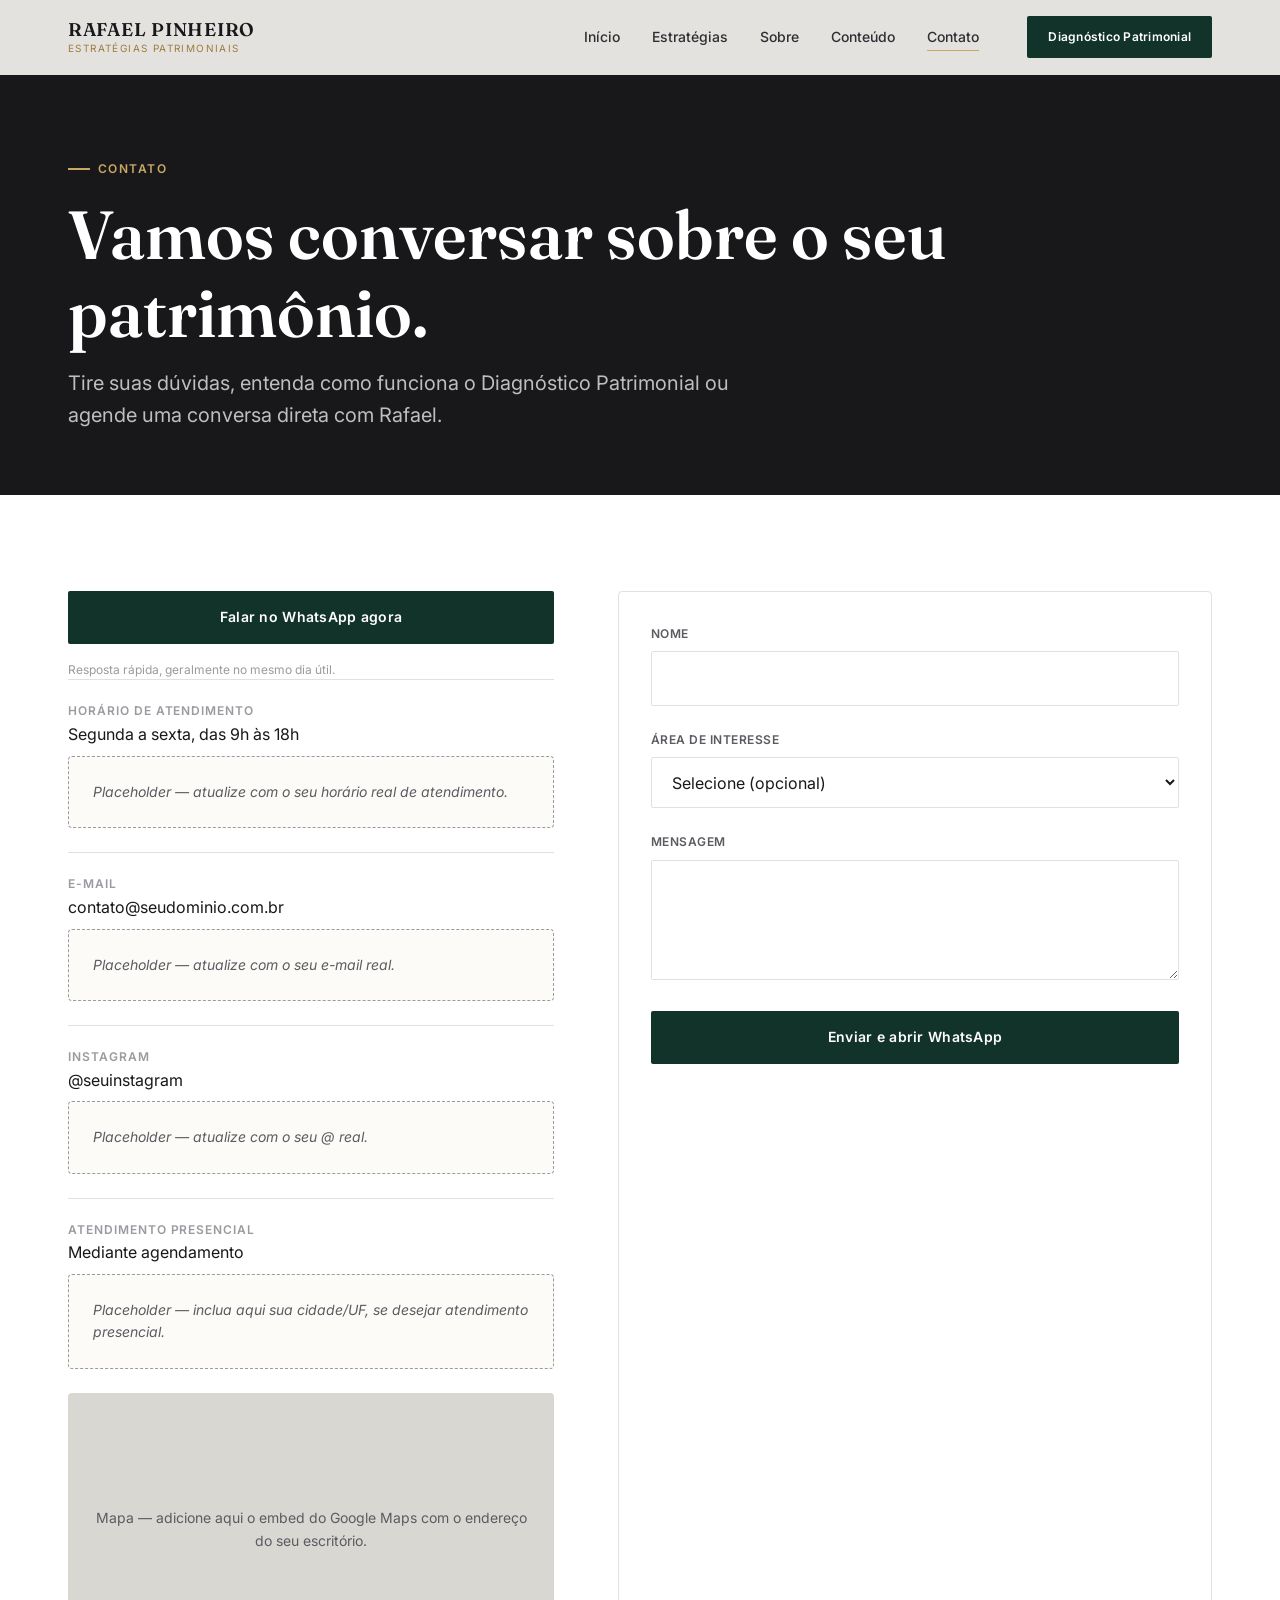
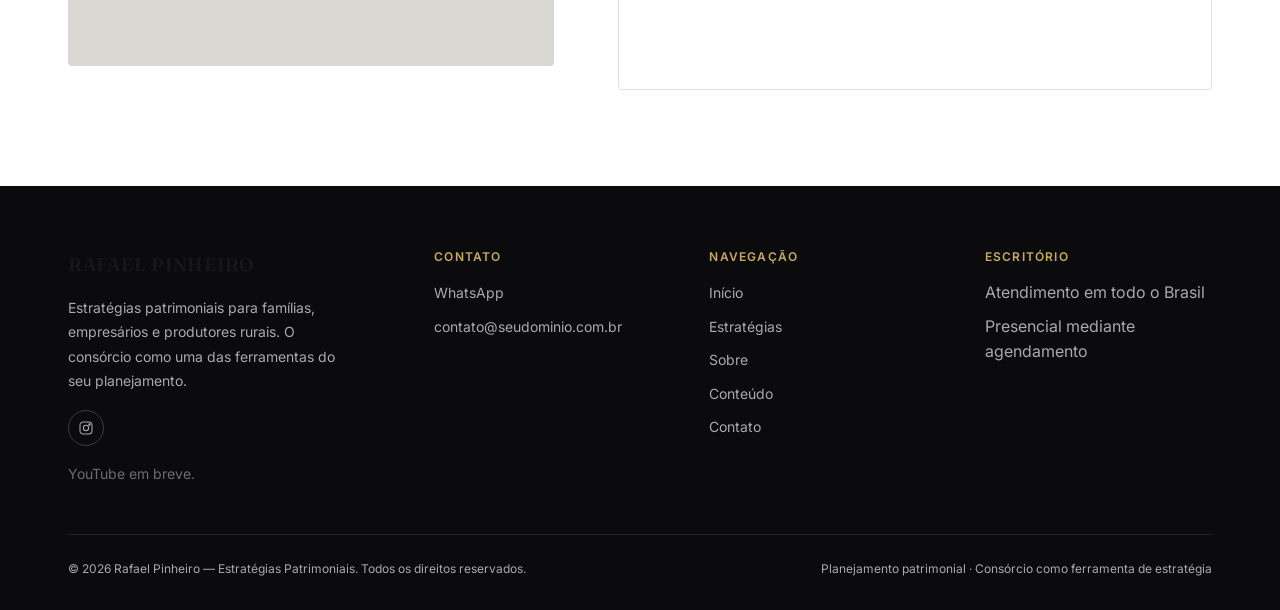
<file: contato.html>
<!DOCTYPE html>
<html lang="pt-BR">
<head>
  <meta charset="UTF-8">
  <meta name="viewport" content="width=device-width, initial-scale=1.0">
  <title>Contato | Rafael Pinheiro — Estratégias Patrimoniais</title>
  <meta name="description" content="Fale com Rafael Pinheiro sobre a sua estratégia patrimonial. Atendimento por WhatsApp, e-mail ou presencial mediante agendamento.">
  <meta name="robots" content="index, follow">
  <link rel="canonical" href="https://www.seudominio.com.br/contato.html">

  <meta property="og:type" content="website">
  <meta property="og:title" content="Contato | Rafael Pinheiro — Estratégias Patrimoniais">
  <meta property="og:description" content="Vamos conversar sobre o seu patrimônio.">
  <meta property="og:locale" content="pt_BR">
  <meta property="og:url" content="https://www.seudominio.com.br/contato.html">
  <meta property="og:image" content="https://www.seudominio.com.br/assets/images/og-cover.jpg">
  <meta name="twitter:card" content="summary_large_image">

  <link rel="icon" type="image/svg+xml" href="assets/icons/favicon.svg">

  <link rel="preconnect" href="https://fonts.googleapis.com">
  <link rel="preconnect" href="https://fonts.gstatic.com" crossorigin>
  <link href="https://fonts.googleapis.com/css2?family=Inter:wght@400;500;600;700&family=Fraunces:ital,opsz,wght@0,9..144,450;0,9..144,560;0,9..144,650;1,9..144,500&display=swap" rel="stylesheet">

  <link rel="stylesheet" href="css/reset.css">
  <link rel="stylesheet" href="css/variables.css">
  <link rel="stylesheet" href="css/components.css">
  <link rel="stylesheet" href="css/layout.css">
  <link rel="stylesheet" href="css/sections.css">
  <link rel="stylesheet" href="css/responsive.css">
</head>
<body>
  <a class="skip-link" href="#conteudo-principal">Pular para o conteúdo</a>

  <header class="header">
    <div class="container header__inner">
      <a href="index.html" class="brand">
        <span class="brand__name">RAFAEL PINHEIRO</span>
        <span class="brand__tagline">Estratégias Patrimoniais</span>
      </a>
      <nav class="nav" aria-label="Navegação principal">
        <ul class="nav__list">
          <li><a class="nav__link" href="index.html">Início</a></li>
          <li><a class="nav__link" href="estrategias.html">Estratégias</a></li>
          <li><a class="nav__link" href="sobre.html">Sobre</a></li>
          <li><a class="nav__link" href="blog.html">Conteúdo</a></li>
          <li><a class="nav__link" href="contato.html" aria-current="page">Contato</a></li>
        </ul>
        <a href="index.html#diagnostico" class="btn btn--primary btn--sm">Diagnóstico Patrimonial</a>
      </nav>
      <button class="menu-toggle" aria-label="Abrir menu" aria-expanded="false" aria-controls="mobile-nav">
        <span></span><span></span><span></span>
      </button>
    </div>
  </header>

  <nav class="mobile-nav" id="mobile-nav" aria-label="Navegação mobile">
    <button class="mobile-nav__close" aria-label="Fechar menu"><span></span><span></span></button>
    <ul class="mobile-nav__list">
      <li><a class="mobile-nav__link" href="index.html">Início</a></li>
      <li><a class="mobile-nav__link" href="estrategias.html">Estratégias</a></li>
      <li><a class="mobile-nav__link" href="sobre.html">Sobre</a></li>
      <li><a class="mobile-nav__link" href="blog.html">Conteúdo</a></li>
      <li><a class="mobile-nav__link" href="contato.html">Contato</a></li>
    </ul>
    <a href="index.html#diagnostico" class="btn btn--outline-light">Diagnóstico Patrimonial</a>
  </nav>

  <main id="conteudo-principal">
    <section class="page-header">
      <div class="container">
        <span class="eyebrow">Contato</span>
        <h1>Vamos conversar sobre o seu patrimônio.</h1>
        <p>Tire suas dúvidas, entenda como funciona o Diagnóstico Patrimonial ou agende uma conversa direta com Rafael.</p>
      </div>
    </section>

    <section class="section section--white">
      <div class="container">
        <div class="contato__grid reveal">

          <div>
            <a href="https://wa.me/5553991790766" class="btn btn--primary btn--block js-wa-link" data-wa-message="Olá, Rafael! Vim pela página de contato e gostaria de falar com você.">Falar no WhatsApp agora</a>
            <p class="field-hint" style="margin-top: var(--space-2)">Resposta rápida, geralmente no mesmo dia útil.</p>

            <div class="contato-info__item">
              <h2>Horário de atendimento</h2>
              <p>Segunda a sexta, das 9h às 18h</p>
              <div class="callout">Placeholder — atualize com o seu horário real de atendimento.</div>
            </div>

            <div class="contato-info__item">
              <h2>E-mail</h2>
              <p><a href="mailto:contato@seudominio.com.br">contato@seudominio.com.br</a></p>
              <div class="callout">Placeholder — atualize com o seu e-mail real.</div>
            </div>

            <div class="contato-info__item">
              <h2>Instagram</h2>
              <p><a href="https://instagram.com/seuinstagram" target="_blank" rel="noopener">@seuinstagram</a></p>
              <div class="callout">Placeholder — atualize com o seu @ real.</div>
            </div>

            <div class="contato-info__item">
              <h2>Atendimento presencial</h2>
              <p>Mediante agendamento</p>
              <div class="callout">Placeholder — inclua aqui sua cidade/UF, se desejar atendimento presencial.</div>
              <div class="map-frame">
                Mapa — adicione aqui o embed do Google Maps com o endereço do seu escritório.
                <!--
                  Para usar um mapa real, substitua este bloco por (sem precisar de chave de API):
                  <iframe src="https://maps.google.com/maps?q=SEU+ENDEREÇO&output=embed"
                          width="100%" height="100%" style="border:0" loading="lazy"></iframe>
                -->
              </div>
            </div>
          </div>

          <form id="contato-form" class="contato-form" data-wa-base="https://wa.me/5553991790766" novalidate>
            <div class="field">
              <label for="c-nome">Nome</label>
              <input type="text" id="c-nome" name="nome" autocomplete="name" required>
              <span class="field-error">Digite seu nome.</span>
            </div>
            <div class="field">
              <label for="c-interesse">Área de interesse</label>
              <select id="c-interesse" name="interesse">
                <option value="">Selecione (opcional)</option>
                <option value="Imóveis">Imóveis</option>
                <option value="Veículos">Veículos</option>
                <option value="Caminhões">Caminhões</option>
                <option value="Máquinas agrícolas">Máquinas agrícolas</option>
                <option value="Empresas">Empresas</option>
                <option value="Investimentos">Investimentos</option>
                <option value="Outro">Outro</option>
              </select>
            </div>
            <div class="field">
              <label for="c-mensagem">Mensagem</label>
              <textarea id="c-mensagem" name="mensagem" required></textarea>
              <span class="field-error">Conte um pouco sobre o que você precisa.</span>
            </div>
            <button type="submit" class="btn btn--primary btn--block">Enviar e abrir WhatsApp</button>
            <p class="form-status" role="status"></p>
          </form>

        </div>
      </div>
    </section>
  </main>

  <footer class="footer">
    <div class="container">
      <div class="footer__grid">
        <div class="footer__brand">
          <span class="brand__name">RAFAEL PINHEIRO</span>
          <p>Estratégias patrimoniais para famílias, empresários e produtores rurais. O consórcio como uma das ferramentas do seu planejamento.</p>
          <div class="footer__social">
            <a href="https://instagram.com/seuinstagram" target="_blank" rel="noopener" aria-label="Instagram de Rafael Pinheiro"><svg viewBox="0 0 24 24" fill="none" stroke="currentColor" stroke-width="1.6"><rect x="3" y="3" width="18" height="18" rx="5"/><circle cx="12" cy="12" r="4"/><circle cx="17.2" cy="6.8" r="1"/></svg></a>
          </div>
          <p class="footer__note">YouTube em breve.</p>
        </div>
        <div>
          <h2 class="footer__heading">Contato</h2>
          <ul>
            <li><a href="https://wa.me/5553991790766" class="js-wa-link" data-wa-message="Olá, Rafael! Vim pelo site e gostaria de falar com você.">WhatsApp</a></li>
            <li><a href="mailto:contato@seudominio.com.br">contato@seudominio.com.br</a></li>
          </ul>
        </div>
        <div>
          <h2 class="footer__heading">Navegação</h2>
          <ul>
            <li><a href="index.html">Início</a></li>
            <li><a href="estrategias.html">Estratégias</a></li>
            <li><a href="sobre.html">Sobre</a></li>
            <li><a href="blog.html">Conteúdo</a></li>
            <li><a href="contato.html">Contato</a></li>
          </ul>
        </div>
        <div>
          <h2 class="footer__heading">Escritório</h2>
          <ul>
            <li>Atendimento em todo o Brasil</li>
            <li>Presencial mediante agendamento</li>
          </ul>
        </div>
      </div>
      <div class="footer__bottom">
        <span>&copy; <span data-year>2026</span> Rafael Pinheiro — Estratégias Patrimoniais. Todos os direitos reservados.</span>
        <span>Planejamento patrimonial · Consórcio como ferramenta de estratégia</span>
      </div>
    </div>
  </footer>

  <script src="js/main.js" defer></script>
  <script src="js/menu.js" defer></script>
  <script src="js/animations.js" defer></script>
</body>
</html>
</file>
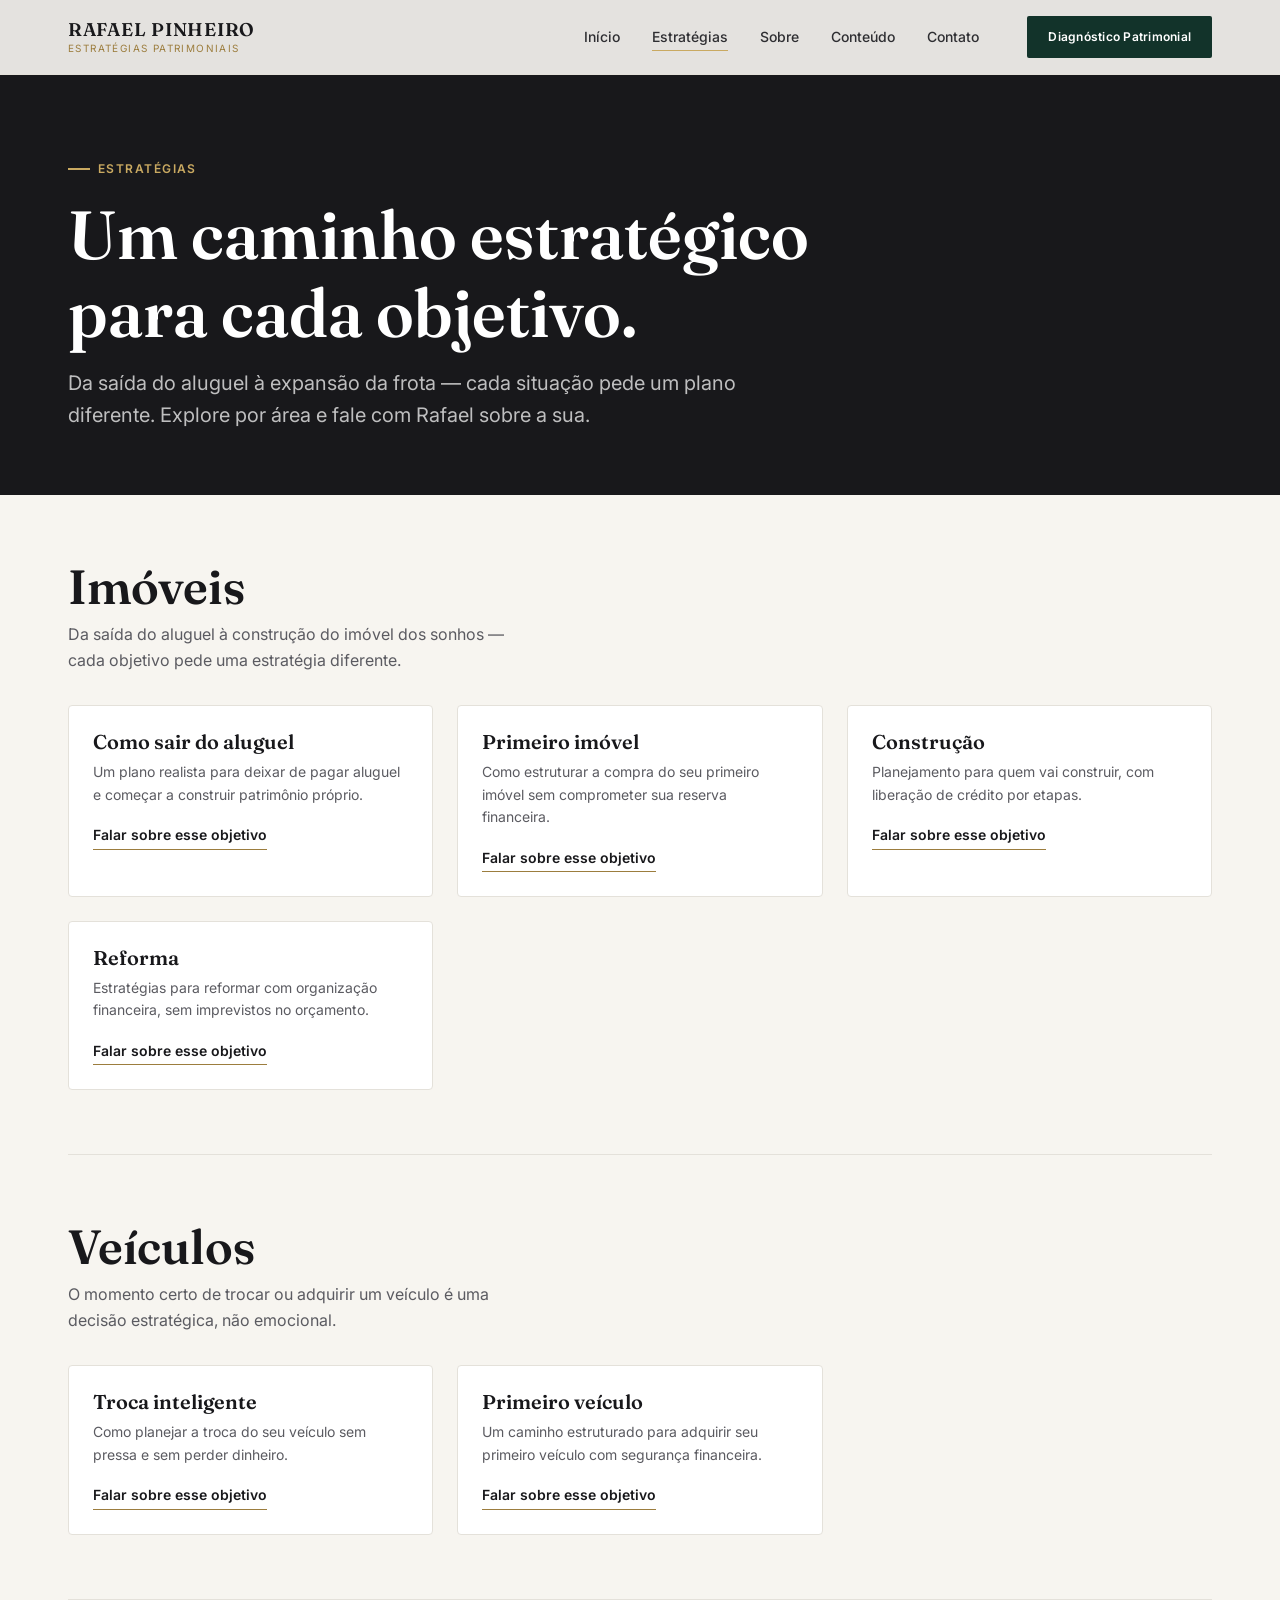
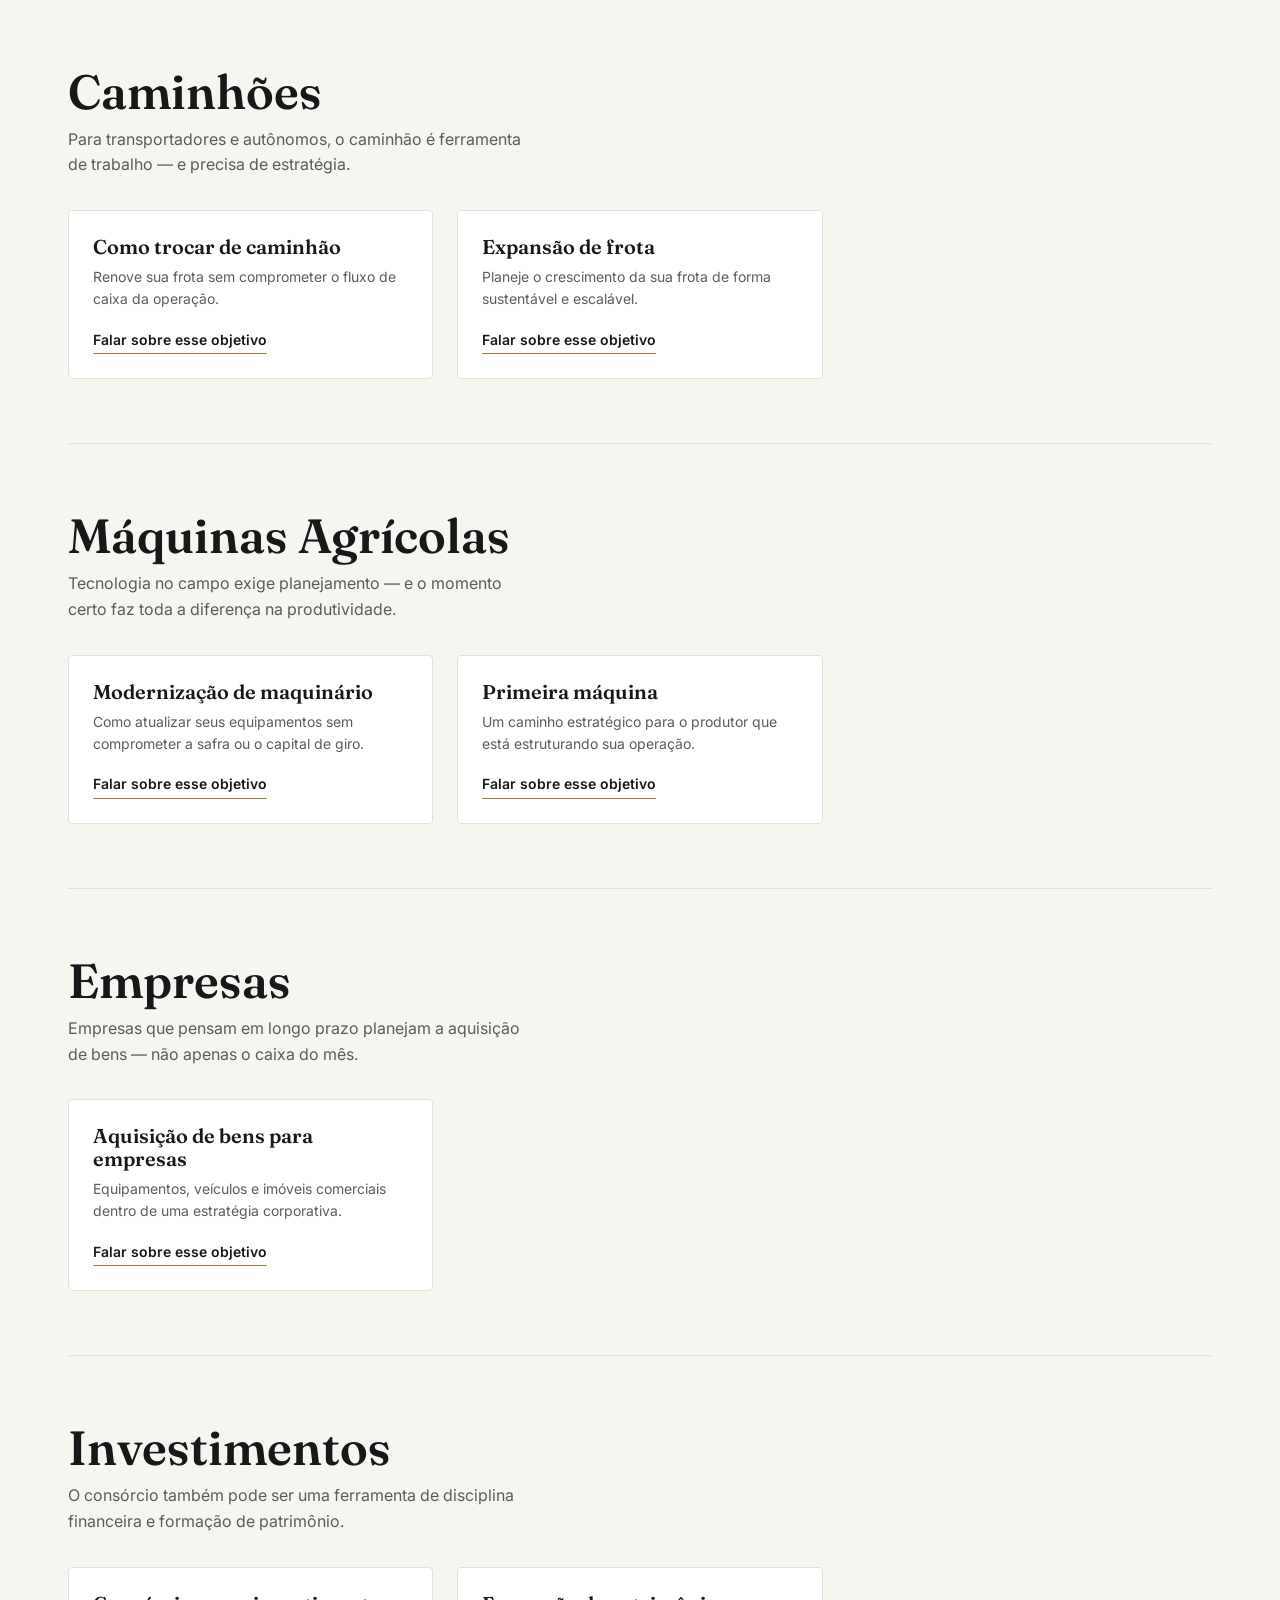
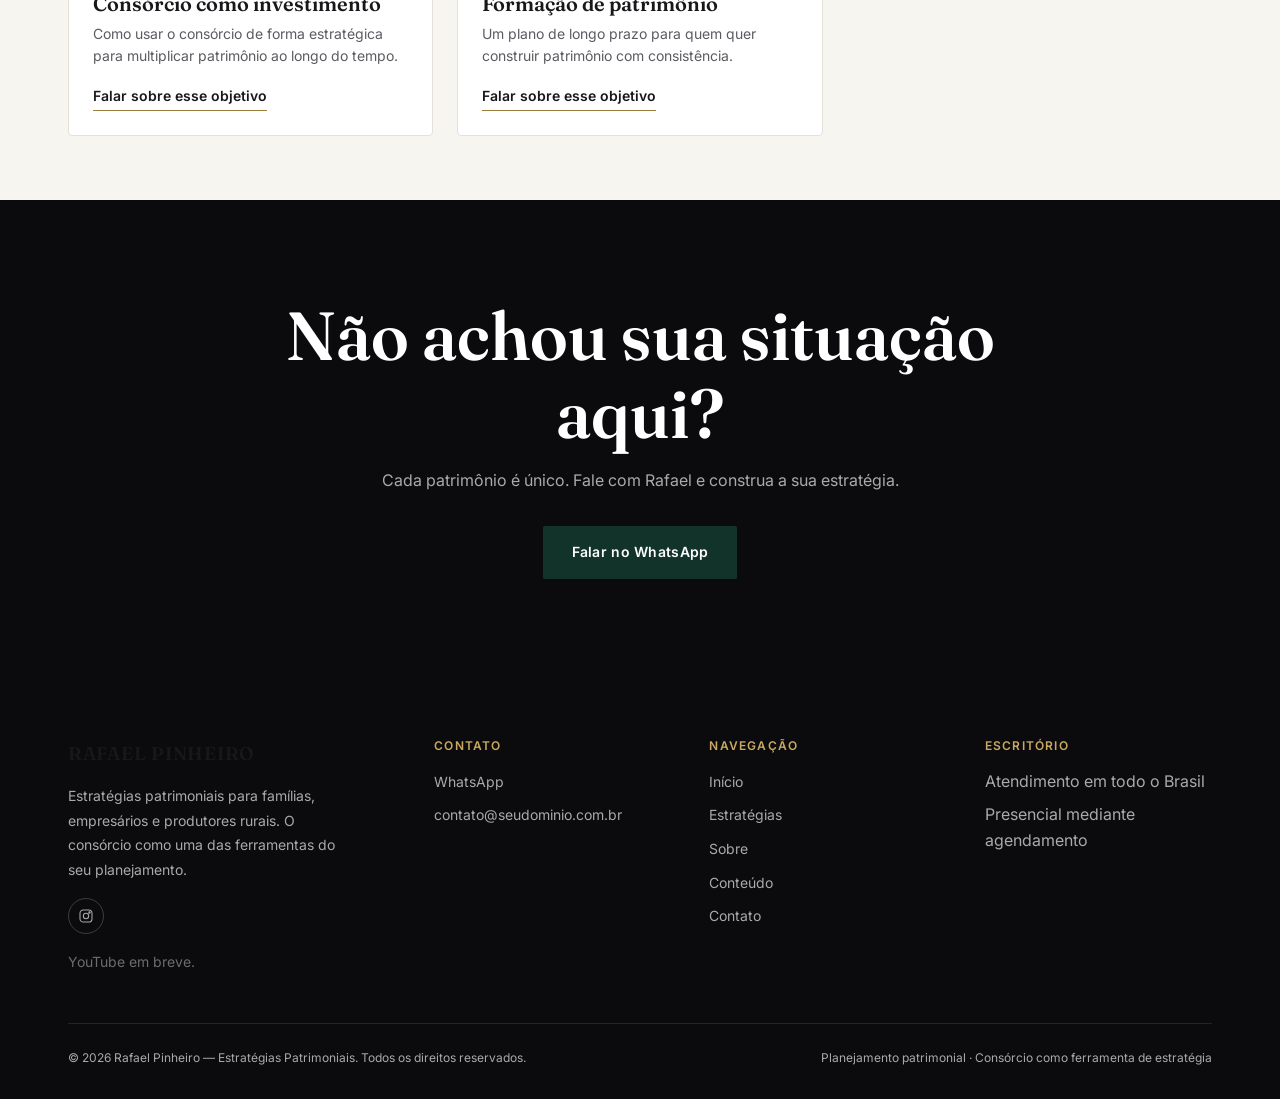
<file: estrategias.html>
<!DOCTYPE html>
<html lang="pt-BR">
<head>
  <meta charset="UTF-8">
  <meta name="viewport" content="width=device-width, initial-scale=1.0">
  <title>Estratégias Patrimoniais | Rafael Pinheiro</title>
  <meta name="description" content="Estratégias para sair do aluguel, comprar o primeiro imóvel, trocar de caminhão, modernizar máquinas agrícolas, adquirir bens para a empresa e formar patrimônio.">
  <meta name="robots" content="index, follow">
  <link rel="canonical" href="https://www.seudominio.com.br/estrategias.html">

  <meta property="og:type" content="website">
  <meta property="og:title" content="Estratégias Patrimoniais | Rafael Pinheiro">
  <meta property="og:description" content="Um caminho estratégico para cada objetivo: imóveis, veículos, caminhões, máquinas agrícolas, empresas e investimentos.">
  <meta property="og:locale" content="pt_BR">
  <meta property="og:url" content="https://www.seudominio.com.br/estrategias.html">
  <meta property="og:image" content="https://www.seudominio.com.br/assets/images/og-cover.jpg">
  <meta name="twitter:card" content="summary_large_image">

  <link rel="icon" type="image/svg+xml" href="assets/icons/favicon.svg">

  <link rel="preconnect" href="https://fonts.googleapis.com">
  <link rel="preconnect" href="https://fonts.gstatic.com" crossorigin>
  <link href="https://fonts.googleapis.com/css2?family=Inter:wght@400;500;600;700&family=Fraunces:ital,opsz,wght@0,9..144,450;0,9..144,560;0,9..144,650;1,9..144,500&display=swap" rel="stylesheet">

  <link rel="stylesheet" href="css/reset.css">
  <link rel="stylesheet" href="css/variables.css">
  <link rel="stylesheet" href="css/components.css">
  <link rel="stylesheet" href="css/layout.css">
  <link rel="stylesheet" href="css/sections.css">
  <link rel="stylesheet" href="css/responsive.css">
</head>
<body>
  <a class="skip-link" href="#conteudo-principal">Pular para o conteúdo</a>

  <header class="header">
    <div class="container header__inner">
      <a href="index.html" class="brand">
        <span class="brand__name">RAFAEL PINHEIRO</span>
        <span class="brand__tagline">Estratégias Patrimoniais</span>
      </a>
      <nav class="nav" aria-label="Navegação principal">
        <ul class="nav__list">
          <li><a class="nav__link" href="index.html">Início</a></li>
          <li><a class="nav__link" href="estrategias.html" aria-current="page">Estratégias</a></li>
          <li><a class="nav__link" href="sobre.html">Sobre</a></li>
          <li><a class="nav__link" href="blog.html">Conteúdo</a></li>
          <li><a class="nav__link" href="contato.html">Contato</a></li>
        </ul>
        <a href="index.html#diagnostico" class="btn btn--primary btn--sm">Diagnóstico Patrimonial</a>
      </nav>
      <button class="menu-toggle" aria-label="Abrir menu" aria-expanded="false" aria-controls="mobile-nav">
        <span></span><span></span><span></span>
      </button>
    </div>
  </header>

  <nav class="mobile-nav" id="mobile-nav" aria-label="Navegação mobile">
    <button class="mobile-nav__close" aria-label="Fechar menu"><span></span><span></span></button>
    <ul class="mobile-nav__list">
      <li><a class="mobile-nav__link" href="index.html">Início</a></li>
      <li><a class="mobile-nav__link" href="estrategias.html">Estratégias</a></li>
      <li><a class="mobile-nav__link" href="sobre.html">Sobre</a></li>
      <li><a class="mobile-nav__link" href="blog.html">Conteúdo</a></li>
      <li><a class="mobile-nav__link" href="contato.html">Contato</a></li>
    </ul>
    <a href="index.html#diagnostico" class="btn btn--outline-light">Diagnóstico Patrimonial</a>
  </nav>

  <main id="conteudo-principal">
    <section class="page-header">
      <div class="container">
        <span class="eyebrow">Estratégias</span>
        <h1>Um caminho estratégico para cada objetivo.</h1>
        <p>Da saída do aluguel à expansão da frota — cada situação pede um plano diferente. Explore por área e fale com Rafael sobre a sua.</p>
      </div>
    </section>

    <div class="container">

      <!-- IMÓVEIS -->
      <section class="estrategias-categoria" id="imoveis">
        <div class="estrategias-categoria__head reveal">
          <div>
            <h2>Imóveis</h2>
            <p>Da saída do aluguel à construção do imóvel dos sonhos — cada objetivo pede uma estratégia diferente.</p>
          </div>
        </div>
        <div class="estrategias__grid reveal">
          <article class="card strategy-card">
            <h3>Como sair do aluguel</h3>
            <p>Um plano realista para deixar de pagar aluguel e começar a construir patrimônio próprio.</p>
            <a href="https://wa.me/5553991790766" class="link-arrow js-wa-link" data-wa-message="Olá, Rafael! Quero entender como sair do aluguel com planejamento.">Falar sobre esse objetivo</a>
          </article>
          <article class="card strategy-card">
            <h3>Primeiro imóvel</h3>
            <p>Como estruturar a compra do seu primeiro imóvel sem comprometer sua reserva financeira.</p>
            <a href="https://wa.me/5553991790766" class="link-arrow js-wa-link" data-wa-message="Olá, Rafael! Quero conversar sobre a compra do meu primeiro imóvel.">Falar sobre esse objetivo</a>
          </article>
          <article class="card strategy-card">
            <h3>Construção</h3>
            <p>Planejamento para quem vai construir, com liberação de crédito por etapas.</p>
            <a href="https://wa.me/5553991790766" class="link-arrow js-wa-link" data-wa-message="Olá, Rafael! Quero entender as opções para construção.">Falar sobre esse objetivo</a>
          </article>
          <article class="card strategy-card">
            <h3>Reforma</h3>
            <p>Estratégias para reformar com organização financeira, sem imprevistos no orçamento.</p>
            <a href="https://wa.me/5553991790766" class="link-arrow js-wa-link" data-wa-message="Olá, Rafael! Quero entender as opções para reforma.">Falar sobre esse objetivo</a>
          </article>
        </div>
      </section>

      <!-- VEÍCULOS -->
      <section class="estrategias-categoria" id="veiculos">
        <div class="estrategias-categoria__head reveal">
          <div>
            <h2>Veículos</h2>
            <p>O momento certo de trocar ou adquirir um veículo é uma decisão estratégica, não emocional.</p>
          </div>
        </div>
        <div class="estrategias__grid reveal">
          <article class="card strategy-card">
            <h3>Troca inteligente</h3>
            <p>Como planejar a troca do seu veículo sem pressa e sem perder dinheiro.</p>
            <a href="https://wa.me/5553991790766" class="link-arrow js-wa-link" data-wa-message="Olá, Rafael! Quero planejar a troca do meu veículo.">Falar sobre esse objetivo</a>
          </article>
          <article class="card strategy-card">
            <h3>Primeiro veículo</h3>
            <p>Um caminho estruturado para adquirir seu primeiro veículo com segurança financeira.</p>
            <a href="https://wa.me/5553991790766" class="link-arrow js-wa-link" data-wa-message="Olá, Rafael! Quero conversar sobre a compra do meu primeiro veículo.">Falar sobre esse objetivo</a>
          </article>
        </div>
      </section>

      <!-- CAMINHÕES -->
      <section class="estrategias-categoria" id="caminhoes">
        <div class="estrategias-categoria__head reveal">
          <div>
            <h2>Caminhões</h2>
            <p>Para transportadores e autônomos, o caminhão é ferramenta de trabalho — e precisa de estratégia.</p>
          </div>
        </div>
        <div class="estrategias__grid reveal">
          <article class="card strategy-card">
            <h3>Como trocar de caminhão</h3>
            <p>Renove sua frota sem comprometer o fluxo de caixa da operação.</p>
            <a href="https://wa.me/5553991790766" class="link-arrow js-wa-link" data-wa-message="Olá, Rafael! Quero entender como trocar de caminhão com planejamento.">Falar sobre esse objetivo</a>
          </article>
          <article class="card strategy-card">
            <h3>Expansão de frota</h3>
            <p>Planeje o crescimento da sua frota de forma sustentável e escalável.</p>
            <a href="https://wa.me/5553991790766" class="link-arrow js-wa-link" data-wa-message="Olá, Rafael! Quero planejar a expansão da minha frota.">Falar sobre esse objetivo</a>
          </article>
        </div>
      </section>

      <!-- MÁQUINAS AGRÍCOLAS -->
      <section class="estrategias-categoria" id="maquinas">
        <div class="estrategias-categoria__head reveal">
          <div>
            <h2>Máquinas Agrícolas</h2>
            <p>Tecnologia no campo exige planejamento — e o momento certo faz toda a diferença na produtividade.</p>
          </div>
        </div>
        <div class="estrategias__grid reveal">
          <article class="card strategy-card">
            <h3>Modernização de maquinário</h3>
            <p>Como atualizar seus equipamentos sem comprometer a safra ou o capital de giro.</p>
            <a href="https://wa.me/5553991790766" class="link-arrow js-wa-link" data-wa-message="Olá, Rafael! Quero entender como modernizar meu maquinário.">Falar sobre esse objetivo</a>
          </article>
          <article class="card strategy-card">
            <h3>Primeira máquina</h3>
            <p>Um caminho estratégico para o produtor que está estruturando sua operação.</p>
            <a href="https://wa.me/5553991790766" class="link-arrow js-wa-link" data-wa-message="Olá, Rafael! Quero conversar sobre a compra da minha primeira máquina agrícola.">Falar sobre esse objetivo</a>
          </article>
        </div>
      </section>

      <!-- EMPRESAS -->
      <section class="estrategias-categoria" id="empresas">
        <div class="estrategias-categoria__head reveal">
          <div>
            <h2>Empresas</h2>
            <p>Empresas que pensam em longo prazo planejam a aquisição de bens — não apenas o caixa do mês.</p>
          </div>
        </div>
        <div class="estrategias__grid reveal">
          <article class="card strategy-card">
            <h3>Aquisição de bens para empresas</h3>
            <p>Equipamentos, veículos e imóveis comerciais dentro de uma estratégia corporativa.</p>
            <a href="https://wa.me/5553991790766" class="link-arrow js-wa-link" data-wa-message="Olá, Rafael! Quero conversar sobre aquisição de bens para minha empresa.">Falar sobre esse objetivo</a>
          </article>
        </div>
      </section>

      <!-- INVESTIMENTOS -->
      <section class="estrategias-categoria" id="investimentos">
        <div class="estrategias-categoria__head reveal">
          <div>
            <h2>Investimentos</h2>
            <p>O consórcio também pode ser uma ferramenta de disciplina financeira e formação de patrimônio.</p>
          </div>
        </div>
        <div class="estrategias__grid reveal">
          <article class="card strategy-card">
            <h3>Consórcio como investimento</h3>
            <p>Como usar o consórcio de forma estratégica para multiplicar patrimônio ao longo do tempo.</p>
            <a href="https://wa.me/5553991790766" class="link-arrow js-wa-link" data-wa-message="Olá, Rafael! Quero entender o consórcio como ferramenta de investimento.">Falar sobre esse objetivo</a>
          </article>
          <article class="card strategy-card">
            <h3>Formação de patrimônio</h3>
            <p>Um plano de longo prazo para quem quer construir patrimônio com consistência.</p>
            <a href="https://wa.me/5553991790766" class="link-arrow js-wa-link" data-wa-message="Olá, Rafael! Quero um plano de formação de patrimônio.">Falar sobre esse objetivo</a>
          </article>
        </div>
      </section>

    </div>

    <section class="section cta-final">
      <div class="container reveal">
        <h2>Não achou sua situação aqui?</h2>
        <p>Cada patrimônio é único. Fale com Rafael e construa a sua estratégia.</p>
        <a href="https://wa.me/5553991790766" class="btn btn--primary js-wa-link" data-wa-message="Olá, Rafael! Quero conversar sobre a minha situação específica.">Falar no WhatsApp</a>
      </div>
    </section>
  </main>

  <footer class="footer">
    <div class="container">
      <div class="footer__grid">
        <div class="footer__brand">
          <span class="brand__name">RAFAEL PINHEIRO</span>
          <p>Estratégias patrimoniais para famílias, empresários e produtores rurais. O consórcio como uma das ferramentas do seu planejamento.</p>
          <div class="footer__social">
            <a href="https://instagram.com/seuinstagram" target="_blank" rel="noopener" aria-label="Instagram de Rafael Pinheiro"><svg viewBox="0 0 24 24" fill="none" stroke="currentColor" stroke-width="1.6"><rect x="3" y="3" width="18" height="18" rx="5"/><circle cx="12" cy="12" r="4"/><circle cx="17.2" cy="6.8" r="1"/></svg></a>
          </div>
          <p class="footer__note">YouTube em breve.</p>
        </div>
        <div>
          <h2 class="footer__heading">Contato</h2>
          <ul>
            <li><a href="https://wa.me/5553991790766" class="js-wa-link" data-wa-message="Olá, Rafael! Vim pelo site e gostaria de falar com você.">WhatsApp</a></li>
            <li><a href="mailto:contato@seudominio.com.br">contato@seudominio.com.br</a></li>
          </ul>
        </div>
        <div>
          <h2 class="footer__heading">Navegação</h2>
          <ul>
            <li><a href="index.html">Início</a></li>
            <li><a href="estrategias.html">Estratégias</a></li>
            <li><a href="sobre.html">Sobre</a></li>
            <li><a href="blog.html">Conteúdo</a></li>
            <li><a href="contato.html">Contato</a></li>
          </ul>
        </div>
        <div>
          <h2 class="footer__heading">Escritório</h2>
          <ul>
            <li>Atendimento em todo o Brasil</li>
            <li>Presencial mediante agendamento</li>
          </ul>
        </div>
      </div>
      <div class="footer__bottom">
        <span>&copy; <span data-year>2026</span> Rafael Pinheiro — Estratégias Patrimoniais. Todos os direitos reservados.</span>
        <span>Planejamento patrimonial · Consórcio como ferramenta de estratégia</span>
      </div>
    </div>
  </footer>

  <script src="js/main.js" defer></script>
  <script src="js/menu.js" defer></script>
  <script src="js/animations.js" defer></script>
</body>
</html>
</file>
<file: css/variables.css>
/* ==========================================================================
   RAFAEL PINHEIRO — Estratégias Patrimoniais
   variables.css — Tokens de design (cores, tipografia, espaçamento, etc.)
   Referência visual: BlackRock, Goldman Sachs, Morgan Stanley, JP Morgan
   Private Bank, Itaú Personnalité, BTG Pactual, XP Private, WSJ.
   ========================================================================== */

:root {
  /* ---- Cores — Base (preto / cinza grafite / branco) -------------------- */
  --c-black: #0B0B0D;
  --c-graphite-900: #18181B;
  --c-graphite-700: #2E2E32;
  --c-graphite-500: #5B5B61;
  --c-graphite-300: #9A9AA0;
  --c-graphite-100: #D9D7D2;
  --c-line: #E4E1DA;
  --c-ivory: #F7F5F0;
  --c-white: #FFFFFF;

  /* ---- Cores — Dourado discreto (SEMPRE em acentos, nunca em áreas grandes) */
  --c-gold: #C9A961;        /* texto/ícones sobre fundo escuro */
  --c-gold-deep: #9C7D3E;   /* bordas, marcadores e preenchimentos pequenos sobre fundo claro */
  --c-gold-tint: #F1E8D2;   /* fundo suave para badges/tags */

  /* ---- Cores — Verde escuro (reservado para ações/CTAs) ------------------ */
  --c-green-900: #12332A;
  --c-green-700: #1B4A3B;

  /* ---- Estado -------------------------------------------------------------- */
  --c-error: #A6453D;

  /* ---- Tipografia ------------------------------------------------------------ */
  --font-serif: 'Fraunces', Georgia, 'Times New Roman', serif;
  --font-sans: 'Inter', -apple-system, BlinkMacSystemFont, 'Segoe UI', Roboto, sans-serif;

  --fs-h1: clamp(2.5rem, 4.5vw + 1rem, 4.25rem);
  --fs-h2: clamp(2rem, 2.5vw + 1rem, 3rem);
  --fs-h3: clamp(1.375rem, 1vw + 1rem, 1.75rem);
  --fs-h4: 1.25rem;
  --fs-lead: clamp(1.0625rem, .5vw + 1rem, 1.25rem);
  --fs-body: 1rem;
  --fs-small: .875rem;
  --fs-xs: .75rem;

  --lh-tight: 1.15;
  --lh-snug: 1.35;
  --lh-normal: 1.6;
  --lh-relaxed: 1.75;

  /* ---- Espaçamento (escala base 8px) ------------------------------------------ */
  --space-1: .5rem;
  --space-2: 1rem;
  --space-3: 1.5rem;
  --space-4: 2rem;
  --space-5: 3rem;
  --space-6: 4rem;
  --space-7: 6rem;
  --space-8: 8rem;

  /* ---- Layout ------------------------------------------------------------------- */
  --container-max: 1240px;
  --container-pad: clamp(1.25rem, 4vw, 3rem);

  /* ---- Bordas e sombras ------------------------------------------------------------ */
  --radius-sm: 2px;
  --radius-md: 4px;
  --shadow-sm: 0 1px 2px rgba(11,11,13,.06);
  --shadow-md: 0 12px 32px rgba(11,11,13,.08);
  --shadow-lg: 0 24px 56px rgba(11,11,13,.16);

  /* ---- Transições ------------------------------------------------------------------- */
  --ease: cubic-bezier(.4,0,.2,1);
  --t-fast: 180ms var(--ease);
  --t-base: 280ms var(--ease);
  --t-slow: 480ms var(--ease);

  /* ---- Camadas ---------------------------------------------------------------------- */
  --z-header: 100;
  --z-overlay: 200;
}
</file>
<file: css/components.css>
/* ==========================================================================
   components.css — Peças reutilizáveis da interface
   ========================================================================== */

/* Utilitários --------------------------------------------------------------- */
.container {
  width: 100%;
  max-width: var(--container-max);
  margin-inline: auto;
  padding-inline: var(--container-pad);
}

.sr-only {
  position: absolute;
  width: 1px; height: 1px;
  padding: 0; margin: -1px;
  overflow: hidden;
  clip: rect(0,0,0,0);
  white-space: nowrap;
  border: 0;
}

.skip-link {
  position: absolute;
  left: var(--space-2);
  top: -80px;
  background: var(--c-black);
  color: var(--c-white);
  padding: var(--space-1) var(--space-3);
  border-radius: var(--radius-sm);
  z-index: 999;
  transition: top var(--t-fast);
}
.skip-link:focus { top: var(--space-2); }

/* Revelação suave ao rolar (usada com animations.js) ------------------------- */
.reveal { opacity: 0; transform: translateY(18px); transition: opacity var(--t-slow), transform var(--t-slow); }
.reveal.is-visible { opacity: 1; transform: none; }

/* Eyebrow (rótulo pequeno acima dos títulos) ---------------------------------- */
.eyebrow {
  display: inline-flex;
  align-items: center;
  gap: var(--space-1);
  font-family: var(--font-sans);
  font-size: var(--fs-xs);
  font-weight: 600;
  letter-spacing: .12em;
  text-transform: uppercase;
  color: var(--c-graphite-500);
  margin-bottom: var(--space-2);
}
.eyebrow::before {
  content: '';
  width: 22px;
  height: 2px;
  background: var(--c-gold-deep);
  display: inline-block;
}
.section--dark .eyebrow { color: var(--c-gold); }
.section--dark .eyebrow::before { background: var(--c-gold); }

/* Botões ------------------------------------------------------------------------ */
.btn {
  display: inline-flex;
  align-items: center;
  justify-content: center;
  gap: var(--space-1);
  padding: .9rem 1.75rem;
  font-size: var(--fs-small);
  font-weight: 600;
  letter-spacing: .02em;
  border-radius: var(--radius-sm);
  border: 1px solid transparent;
  transition: background var(--t-base), color var(--t-base), border-color var(--t-base), transform var(--t-fast);
  white-space: nowrap;
}
.btn svg { width: 18px; height: 18px; flex-shrink: 0; }
.btn:active { transform: translateY(1px); }

.btn--primary { background: var(--c-green-900); color: var(--c-white); }
.btn--primary:hover { background: var(--c-green-700); }

.btn--outline-light { background: transparent; color: var(--c-white); border-color: rgba(255,255,255,.55); }
.btn--outline-light:hover { border-color: var(--c-white); background: rgba(255,255,255,.08); }

.btn--outline-dark { background: transparent; color: var(--c-graphite-900); border-color: var(--c-graphite-900); }
.btn--outline-dark:hover { background: var(--c-graphite-900); color: var(--c-white); }

.btn--sm { padding: .65rem 1.25rem; font-size: var(--fs-xs); }
.btn--block { width: 100%; }
.btn[disabled] { opacity: .5; cursor: not-allowed; }

.link-arrow {
  display: inline-flex;
  align-items: center;
  gap: .4rem;
  font-size: var(--fs-small);
  font-weight: 600;
  color: var(--c-graphite-900);
  border-bottom: 1px solid var(--c-gold-deep);
  padding-bottom: 2px;
  transition: gap var(--t-fast), color var(--t-fast);
}
.link-arrow:hover { gap: .65rem; color: var(--c-green-900); }
.link-arrow svg { width: 14px; height: 14px; }

/* Cards -------------------------------------------------------------------------- */
.card {
  background: var(--c-white);
  border: 1px solid var(--c-line);
  border-radius: var(--radius-md);
  overflow: hidden;
  transition: box-shadow var(--t-base), transform var(--t-base), border-color var(--t-base);
}
.card:hover { box-shadow: var(--shadow-md); transform: translateY(-4px); border-color: transparent; }
.card__body { padding: var(--space-3); }
.card__title { font-family: var(--font-serif); font-size: var(--fs-h4); font-weight: 600; margin-bottom: var(--space-1); }
.card__text { color: var(--c-graphite-500); font-size: var(--fs-small); line-height: var(--lh-relaxed); }

/* Photo frame — placeholder elegante com fallback automático --------------------- */
.photo-frame {
  position: relative;
  background: linear-gradient(135deg, var(--c-graphite-700) 0%, var(--c-black) 100%);
  overflow: hidden;
  isolation: isolate;
}
.photo-frame img { width: 100%; height: 100%; object-fit: cover; display: block; }
.photo-frame::after {
  content: attr(data-caption);
  position: absolute;
  left: var(--space-2);
  bottom: var(--space-2);
  font-family: var(--font-sans);
  font-size: .6875rem;
  letter-spacing: .03em;
  color: rgba(255,255,255,.65);
  background: rgba(11,11,13,.4);
  padding: 5px 10px;
  border-radius: var(--radius-sm);
  pointer-events: none;
  backdrop-filter: blur(2px);
}
.photo-frame::before {
  content: '';
  position: absolute;
  inset: 0;
  border: 1px solid rgba(201,169,97,.25);
  pointer-events: none;
  z-index: 1;
}

/* Badges / tags --------------------------------------------------------------------- */
.tag {
  display: inline-block;
  font-size: var(--fs-xs);
  font-weight: 600;
  letter-spacing: .06em;
  text-transform: uppercase;
  color: var(--c-graphite-900);
  background: var(--c-gold-tint);
  padding: 4px 10px;
  border-radius: var(--radius-sm);
}
.tag--muted { background: var(--c-graphite-100); color: var(--c-graphite-500); }

/* Formulários ------------------------------------------------------------------------ */
.field { margin-bottom: var(--space-3); text-align: left; }
.field label {
  display: block;
  font-size: var(--fs-xs);
  font-weight: 600;
  letter-spacing: .04em;
  text-transform: uppercase;
  color: var(--c-graphite-500);
  margin-bottom: var(--space-1);
}
.field input, .field select, .field textarea {
  width: 100%;
  padding: .85rem 1rem;
  background: var(--c-white);
  border: 1px solid var(--c-line);
  border-radius: var(--radius-sm);
  font-size: var(--fs-body);
  color: var(--c-graphite-900);
  transition: border-color var(--t-fast), box-shadow var(--t-fast);
}
.field input:focus, .field select:focus, .field textarea:focus {
  outline: none;
  border-color: var(--c-green-900);
  box-shadow: 0 0 0 3px rgba(18,51,42,.12);
}
.field textarea { resize: vertical; min-height: 120px; }
.field-hint { font-size: var(--fs-xs); color: var(--c-graphite-300); margin-top: 4px; }
.field-error { font-size: var(--fs-xs); color: var(--c-error); margin-top: 4px; display: none; }
.field.is-invalid input, .field.is-invalid select, .field.is-invalid textarea { border-color: var(--c-error); }
.field.is-invalid .field-error { display: block; }

/* FAQ — accordion nativo (details/summary), sem necessidade de JS -------------------- */
.faq-item { border-bottom: 1px solid var(--c-line); padding: var(--space-3) 0; }
.faq-item summary {
  cursor: pointer;
  list-style: none;
  display: flex;
  align-items: center;
  justify-content: space-between;
  gap: var(--space-2);
  font-family: var(--font-serif);
  font-size: var(--fs-h4);
  font-weight: 500;
}
.faq-item summary::-webkit-details-marker { display: none; }
.faq-item summary .faq-icon {
  flex-shrink: 0;
  width: 28px; height: 28px;
  border: 1px solid var(--c-graphite-300);
  border-radius: 50%;
  position: relative;
  transition: transform var(--t-base), border-color var(--t-base);
}
.faq-item summary .faq-icon::before, .faq-item summary .faq-icon::after {
  content: '';
  position: absolute;
  background: var(--c-graphite-900);
  top: 50%; left: 50%;
  transform: translate(-50%,-50%);
}
.faq-item summary .faq-icon::before { width: 10px; height: 1px; }
.faq-item summary .faq-icon::after { width: 1px; height: 10px; transition: opacity var(--t-fast); }
.faq-item[open] summary .faq-icon { border-color: var(--c-gold-deep); transform: rotate(180deg); }
.faq-item[open] summary .faq-icon::after { opacity: 0; }
.faq-item__content { padding-top: var(--space-2); color: var(--c-graphite-500); line-height: var(--lh-relaxed); max-width: 62ch; }

/* Números da seção "Como Funciona" --------------------------------------------------- */
.step-number { display: block; font-family: var(--font-serif); font-size: 1.75rem; color: var(--c-gold-deep); margin-bottom: var(--space-1); }

/* Callout — nota destacada para o cliente preencher depois --------------------------- */
.callout {
  border: 1px dashed var(--c-graphite-300);
  border-radius: var(--radius-md);
  padding: var(--space-3);
  font-size: var(--fs-small);
  color: var(--c-graphite-500);
  font-style: italic;
  background: rgba(201,169,97,.05);
}
</file>
<file: css/layout.css>
/* ==========================================================================
   layout.css — Estrutura: header, navegação, rodapé, grids, seções genéricas
   ========================================================================== */

/* Header --------------------------------------------------------------------- */
.header {
  position: fixed;
  inset-inline: 0;
  top: 0;
  z-index: var(--z-header);
  padding-block: var(--space-3);
  transition: padding var(--t-base), background var(--t-base), border-color var(--t-base);
  border-bottom: 1px solid transparent;
}
.header__inner { display: flex; align-items: center; justify-content: space-between; gap: var(--space-3); }
.header.is-solid {
  background: rgba(247,245,240,.92);
  backdrop-filter: blur(10px);
  border-bottom-color: var(--c-line);
  padding-block: var(--space-2);
}

.brand { display: flex; flex-direction: column; line-height: 1.1; }
.brand__name {
  font-family: var(--font-serif);
  font-size: 1.15rem;
  font-weight: 600;
  letter-spacing: .04em;
  color: var(--c-white);
  transition: color var(--t-base);
}
.brand__tagline {
  font-size: .625rem;
  letter-spacing: .14em;
  text-transform: uppercase;
  color: var(--c-gold);
  margin-top: 2px;
  transition: color var(--t-base);
}
.header.is-solid .brand__name, body.no-hero .brand__name { color: var(--c-graphite-900); }
.header.is-solid .brand__tagline, body.no-hero .brand__tagline { color: var(--c-gold-deep); }

.nav { display: flex; align-items: center; gap: var(--space-5); }
.nav__list { display: flex; align-items: center; gap: var(--space-4); }
.nav__link {
  font-size: var(--fs-small);
  font-weight: 500;
  color: rgba(255,255,255,.85);
  transition: color var(--t-fast);
  position: relative;
}
.nav__link::after {
  content: '';
  position: absolute;
  left: 0; right: 0; bottom: -6px;
  height: 1px;
  background: var(--c-gold);
  transform: scaleX(0);
  transform-origin: left;
  transition: transform var(--t-base);
}
.nav__link:hover::after, .nav__link[aria-current="page"]::after { transform: scaleX(1); }
.header.is-solid .nav__link, body.no-hero .nav__link { color: var(--c-graphite-700); }

.menu-toggle { display: none; flex-direction: column; justify-content: center; gap: 5px; width: 32px; height: 32px; }
.menu-toggle span { display: block; width: 100%; height: 2px; background: var(--c-white); transition: background var(--t-base); }
.header.is-solid .menu-toggle span, body.no-hero .menu-toggle span { background: var(--c-graphite-900); }

/* Menu mobile ------------------------------------------------------------------- */
.mobile-nav {
  position: fixed;
  inset: 0;
  background: var(--c-graphite-900);
  z-index: var(--z-overlay);
  display: flex;
  flex-direction: column;
  justify-content: center;
  padding: var(--space-4);
  opacity: 0;
  visibility: hidden;
  transform: translateY(-8px);
  transition: opacity var(--t-base), transform var(--t-base), visibility var(--t-base);
}
.mobile-nav.is-open { opacity: 1; visibility: visible; transform: translateY(0); }
.mobile-nav__close { position: absolute; top: var(--space-3); right: var(--container-pad); width: 40px; height: 40px; }
.mobile-nav__close span { position: absolute; top: 50%; left: 50%; width: 20px; height: 2px; background: var(--c-white); }
.mobile-nav__close span:first-child { transform: translate(-50%,-50%) rotate(45deg); }
.mobile-nav__close span:last-child { transform: translate(-50%,-50%) rotate(-45deg); }
.mobile-nav__list { display: flex; flex-direction: column; gap: var(--space-3); margin-bottom: var(--space-5); }
.mobile-nav__link { font-family: var(--font-serif); font-size: 2rem; color: var(--c-white); }
.mobile-nav .btn { align-self: flex-start; }
body.menu-open { overflow: hidden; }

/* Page header (páginas internas: Estratégias, Sobre, Conteúdo, Contato) --------- */
.page-header { background: var(--c-graphite-900); color: var(--c-white); padding-block: calc(var(--space-8) + var(--space-3)) var(--space-6); }
.page-header .eyebrow { color: var(--c-gold); }
.page-header .eyebrow::before { background: var(--c-gold); }
.page-header h1 { font-family: var(--font-serif); font-size: var(--fs-h1); max-width: 20ch; }
.page-header p { margin-top: var(--space-2); max-width: 56ch; color: rgba(255,255,255,.72); font-size: var(--fs-lead); }

/* Grids ---------------------------------------------------------------------------- */
.grid { display: grid; gap: var(--space-4); }
.grid--2 { grid-template-columns: repeat(2, 1fr); }
.grid--3 { grid-template-columns: repeat(3, 1fr); }
.grid--4 { grid-template-columns: repeat(4, 1fr); }

/* Seções genéricas -------------------------------------------------------------------- */
.section { padding-block: var(--space-7); }
.section--tight { padding-block: var(--space-6); }
.section--dark { background: var(--c-graphite-900); color: var(--c-white); }
.section--ivory { background: var(--c-ivory); }
.section--white { background: var(--c-white); }
.section-head { max-width: 62ch; margin-bottom: var(--space-5); }
.section-head--center { margin-inline: auto; text-align: center; }
.section-head h2 { font-family: var(--font-serif); font-size: var(--fs-h2); }
.section-head p { margin-top: var(--space-2); color: var(--c-graphite-500); font-size: var(--fs-lead); }
.section--dark .section-head p { color: rgba(255,255,255,.7); }
.section-head__row { display: flex; align-items: flex-end; justify-content: space-between; gap: var(--space-3); flex-wrap: wrap; }

/* Rodapé -------------------------------------------------------------------------------- */
.footer { background: var(--c-black); color: rgba(255,255,255,.65); padding-block: var(--space-6) var(--space-4); }
.footer__grid { display: grid; grid-template-columns: 1.4fr 1fr 1fr 1fr; gap: var(--space-5); padding-bottom: var(--space-5); border-bottom: 1px solid rgba(255,255,255,.1); }
.footer__brand .brand__name { color: var(--c-white); }
.footer__brand p { margin-top: var(--space-2); font-size: var(--fs-small); max-width: 32ch; line-height: var(--lh-relaxed); }
.footer h2.footer__heading { font-size: var(--fs-xs); font-weight: 600; letter-spacing: .1em; text-transform: uppercase; color: var(--c-gold); margin-bottom: var(--space-2); }
.footer ul { display: flex; flex-direction: column; gap: var(--space-1); }
.footer a { font-size: var(--fs-small); transition: color var(--t-fast); }
.footer a:hover { color: var(--c-white); }
.footer__social { display: flex; gap: var(--space-2); margin-top: var(--space-2); }
.footer__social a { width: 36px; height: 36px; display: flex; align-items: center; justify-content: center; border: 1px solid rgba(255,255,255,.2); border-radius: 50%; transition: border-color var(--t-fast), background var(--t-fast); }
.footer__social a:hover { border-color: var(--c-gold); background: rgba(201,169,97,.1); }
.footer__social svg { width: 16px; height: 16px; }
.footer__note { font-size: var(--fs-xs); color: rgba(255,255,255,.4); margin-top: var(--space-1); }
.footer__bottom { display: flex; align-items: center; justify-content: space-between; flex-wrap: wrap; gap: var(--space-2); padding-top: var(--space-3); font-size: var(--fs-xs); }
.footer__bottom a:hover { color: var(--c-white); }
</file>
<file: css/sections.css>
/* ==========================================================================
   sections.css — Estilos específicos de cada seção do site
   ========================================================================== */

/* Hero — layout dividido (texto + imagem), fundo grafite ------------------------------ */
.hero { position: relative; background: var(--c-graphite-900); color: var(--c-white); padding-top: calc(var(--space-8) + var(--space-3)); overflow: hidden; }
.hero::before {
  content: '';
  position: absolute; inset: 0;
  background: radial-gradient(1200px 600px at 85% -10%, rgba(201,169,97,.10), transparent 60%);
  pointer-events: none;
}
.hero-grid { display: grid; grid-template-columns: 1.05fr .95fr; gap: var(--space-6); align-items: center; }
.hero__content { padding-block: var(--space-6); max-width: 34rem; }
.hero__title { font-family: var(--font-serif); font-size: var(--fs-h1); font-weight: 600; line-height: var(--lh-tight); }
.hero__subtitle { margin-top: var(--space-3); font-size: var(--fs-lead); color: rgba(255,255,255,.75); max-width: 46ch; line-height: var(--lh-relaxed); }
.hero__actions { display: flex; flex-wrap: wrap; gap: var(--space-2); margin-top: var(--space-4); }

/* Selo do hero (badge) ---------------------------------------------------------------- */
.hero-badge {
  display: inline-flex;
  align-items: center;
  gap: var(--space-1);
  padding: .5rem 1rem;
  border: 1px solid rgba(255,255,255,.35);
  border-radius: 999px;
  color: var(--c-gold);
  font-size: var(--fs-xs);
  font-weight: 700;
  letter-spacing: .1em;
  text-transform: uppercase;
  margin-bottom: var(--space-2);
}
.hero-badge::before { content: '●'; font-size: .5rem; color: var(--c-gold); }

/* Estatísticas rápidas no hero ---------------------------------------------------------- */
.hero-stats { display: flex; gap: var(--space-5); flex-wrap: wrap; margin-top: var(--space-4); }
.hero-stat { display: flex; flex-direction: column; gap: 2px; }
.hero-stat strong { font-family: var(--font-serif); font-size: 1.5rem; font-weight: 600; color: var(--c-white); }
.hero-stat span { font-size: var(--fs-xs); color: rgba(255,255,255,.6); }

/* Cartão flutuante sobre a imagem do hero ------------------------------------------------ */
.hero-media { position: relative; }
.hero-media .photo-frame { aspect-ratio: 4/5; border-radius: var(--radius-md); }
.floating-card {
  position: absolute;
  left: -10%;
  bottom: calc(-1 * var(--space-4));
  width: 78%;
  background: var(--c-white);
  color: var(--c-graphite-900);
  padding: var(--space-3);
  border-radius: var(--radius-md);
  box-shadow: var(--shadow-lg);
  border-left: 3px solid var(--c-gold-deep);
}
.floating-card h4 { font-family: var(--font-serif); font-size: var(--fs-h4); font-weight: 600; margin-bottom: 4px; }
.floating-card p { font-size: var(--fs-small); color: var(--c-graphite-500); line-height: var(--lh-relaxed); }

/* Quem eu ajudo (público-alvo) ----------------------------------------------------------- */
.audience-grid { display: grid; grid-template-columns: repeat(3, 1fr); gap: var(--space-3); }
.audience-card { padding: var(--space-3); text-align: left; }
.audience-icon {
  width: 52px; height: 52px;
  display: flex; align-items: center; justify-content: center;
  border-radius: 50%;
  background: var(--c-gold-tint);
  color: var(--c-gold-deep);
  margin-bottom: var(--space-2);
}
.audience-icon svg { width: 24px; height: 24px; }
.audience-card h3 { font-family: var(--font-serif); font-size: var(--fs-h4); font-weight: 600; margin-bottom: 4px; }
.audience-card p { color: var(--c-graphite-500); font-size: var(--fs-small); line-height: var(--lh-relaxed); }

/* Diferenciais ---------------------------------------------------------------------------- */
.differentials-grid { display: grid; grid-template-columns: repeat(3, 1fr); gap: var(--space-3); }
.differential-card { padding: var(--space-3); border-top: 2px solid var(--c-gold-deep); }
.differential-card:hover { transform: translateY(-4px); }
.differential-card h3 { font-family: var(--font-serif); font-size: var(--fs-h4); font-weight: 600; margin-bottom: 4px; margin-top: var(--space-2); }
.differential-card p { color: var(--c-graphite-500); font-size: var(--fs-small); line-height: var(--lh-relaxed); }

/* Posicionamento (Não somos / Somos) ------------------------------------------------ */
.positioning { padding-block: var(--space-6); background: var(--c-white); }
.positioning__grid { display: grid; grid-template-columns: 1fr 1fr; gap: var(--space-5); }
.positioning__col h2 { font-family: var(--font-serif); font-size: var(--fs-h4); font-weight: 600; margin-bottom: var(--space-2); }
.positioning__col ul { display: flex; flex-direction: column; gap: var(--space-1); }
.positioning__col li { display: flex; align-items: flex-start; gap: var(--space-1); font-size: var(--fs-body); color: var(--c-graphite-500); padding-block: 6px; }
.positioning__col--not li::before { content: '—'; color: var(--c-graphite-300); }
.positioning__col--yes li { color: var(--c-graphite-900); font-weight: 500; }
.positioning__col--yes li::before { content: '＋'; color: var(--c-gold-deep); font-weight: 700; }
.positioning__col--not h2 { color: var(--c-graphite-300); }
.positioning__col--yes h2 { color: var(--c-green-900); }

/* Problema ---------------------------------------------------------------------------- */
.problem__grid { display: grid; grid-template-columns: repeat(2, 1fr); gap: var(--space-4) var(--space-5); }
.problem__item { display: flex; gap: var(--space-2); padding-block: var(--space-2); border-top: 1px solid var(--c-line); }
.problem__mark { font-family: var(--font-serif); font-size: var(--fs-h3); color: var(--c-graphite-300); line-height: 1; }
.problem__item h3 { font-size: var(--fs-h4); margin-bottom: 4px; }
.problem__item p { color: var(--c-graphite-500); font-size: var(--fs-small); }

/* Soluções ---------------------------------------------------------------------------- */
.solucoes__grid { display: grid; grid-template-columns: repeat(3, 1fr); gap: var(--space-3); }
.solution-card .photo-frame { aspect-ratio: 4/3; }
.solution-card .card__body { display: flex; flex-direction: column; gap: var(--space-1); }
.solution-card .link-arrow { margin-top: var(--space-1); }

/* Diagnóstico Patrimonial (ferramenta interativa) ------------------------------------ */
.diagnostico { background: var(--c-graphite-900); color: var(--c-white); }
.diag-card {
  background: var(--c-white);
  color: var(--c-graphite-900);
  border-radius: var(--radius-md);
  max-width: 760px;
  margin-inline: auto;
  padding: var(--space-5);
  box-shadow: var(--shadow-lg);
}
.diag-progress { display: flex; gap: 6px; margin-bottom: var(--space-3); }
.diag-progress span { height: 3px; flex: 1; background: var(--c-line); border-radius: 3px; overflow: hidden; position: relative; }
.diag-progress span::after { content: ''; display: block; height: 100%; width: 0%; background: var(--c-green-900); transition: width var(--t-base); }
.diag-progress span.is-done::after, .diag-progress span.is-active::after { width: 100%; }
.diag-nav__step-label { display: block; font-size: var(--fs-xs); color: var(--c-graphite-300); letter-spacing: .06em; text-transform: uppercase; margin-bottom: var(--space-3); }

.diag-step { display: none; }
.diag-step.is-active { display: block; animation: fade-in var(--t-slow); }
.diag-step legend { font-family: var(--font-serif); font-size: var(--fs-h3); font-weight: 500; margin-bottom: var(--space-3); padding: 0; }

.diag-options { display: grid; grid-template-columns: repeat(2, 1fr); gap: var(--space-2); }
.diag-option {
  position: relative;
  display: flex;
  align-items: center;
  gap: var(--space-2);
  border: 1px solid var(--c-line);
  border-radius: var(--radius-sm);
  padding: var(--space-2);
  cursor: pointer;
  transition: border-color var(--t-fast), background var(--t-fast);
}
.diag-option input { position: absolute; opacity: 0; width: 1px; height: 1px; }
.diag-option__mark { width: 18px; height: 18px; border: 1px solid var(--c-graphite-300); border-radius: 50%; flex-shrink: 0; position: relative; }
.diag-option input:checked ~ .diag-option__mark { border-color: var(--c-green-900); }
.diag-option input:checked ~ .diag-option__mark::after { content: ''; position: absolute; inset: 3px; background: var(--c-green-900); border-radius: 50%; }
.diag-option:has(input:checked) { border-color: var(--c-green-900); background: rgba(18,51,42,.05); }
.diag-option:has(input:focus-visible) { outline: 2px solid var(--c-gold-deep); outline-offset: 2px; }
.diag-option__label { font-size: var(--fs-small); font-weight: 500; }

.diag-nav { display: flex; justify-content: space-between; align-items: center; margin-top: var(--space-4); }

.diag-result__eyebrow { margin-bottom: var(--space-1); }
.diag-result__text {
  font-family: var(--font-serif);
  font-size: var(--fs-h4);
  font-weight: 500;
  line-height: var(--lh-snug);
  margin-block: var(--space-2) var(--space-4);
  padding: var(--space-3);
  background: var(--c-ivory);
  border-left: 3px solid var(--c-gold-deep);
  border-radius: 0 var(--radius-sm) var(--radius-sm) 0;
}
.diag-success { display: none; text-align: center; padding-block: var(--space-3); }
.diag-success.is-active { display: block; }
.diag-success svg { margin-inline: auto; margin-bottom: var(--space-2); color: var(--c-green-900); width: 44px; height: 44px; }
.diag-success p { color: var(--c-graphite-500); font-size: var(--fs-small); line-height: var(--lh-relaxed); }
.diag-success a { color: var(--c-green-900); font-weight: 600; text-decoration: underline; }

@keyframes fade-in { from { opacity: 0; transform: translateY(6px); } to { opacity: 1; transform: none; } }

/* Como funciona ------------------------------------------------------------------------- */
.steps { display: grid; grid-template-columns: repeat(6, 1fr); gap: var(--space-3); }
.step { padding-top: var(--space-3); border-top: 1px solid var(--c-line); }
.step h3 { font-size: var(--fs-body); font-weight: 600; margin-bottom: 4px; }
.step p { font-size: var(--fs-small); color: var(--c-graphite-500); }

/* Estratégias (teaser home + grid completo em estrategias.html) -------------------------- */
.estrategias__grid { display: grid; grid-template-columns: repeat(3, 1fr); gap: var(--space-3); }
.strategy-card { padding: var(--space-3); }
.strategy-card h3 { font-family: var(--font-serif); font-size: var(--fs-h4); font-weight: 600; margin-bottom: var(--space-1); }
.strategy-card p { color: var(--c-graphite-500); font-size: var(--fs-small); margin-bottom: var(--space-2); }

.estrategias-categoria { padding-block: var(--space-6); }
.estrategias-categoria:not(:last-of-type) { border-bottom: 1px solid var(--c-line); }
.estrategias-categoria__head { display: flex; justify-content: space-between; align-items: flex-end; gap: var(--space-3); margin-bottom: var(--space-4); flex-wrap: wrap; }
.estrategias-categoria__head h2 { font-family: var(--font-serif); font-size: var(--fs-h2); }
.estrategias-categoria__head p { color: var(--c-graphite-500); max-width: 46ch; margin-top: var(--space-1); }

/* Comparador --------------------------------------------------------------------------------- */
.comp-table-wrap { overflow-x: auto; }
.comp-table { width: 100%; min-width: 640px; }
.comp-table th, .comp-table td { text-align: left; padding: var(--space-2) var(--space-3); border-bottom: 1px solid var(--c-line); font-size: var(--fs-small); }
.comp-table thead th { font-family: var(--font-serif); font-size: var(--fs-h4); font-weight: 500; color: var(--c-graphite-900); }
.comp-table thead th:first-child { color: var(--c-graphite-300); font-family: var(--font-sans); font-size: var(--fs-xs); text-transform: uppercase; letter-spacing: .08em; }
.comp-table tbody th { color: var(--c-graphite-500); font-weight: 500; white-space: nowrap; }
.comp-table tbody td { color: var(--c-graphite-700); }
.comp-note { margin-top: var(--space-3); font-size: var(--fs-small); color: var(--c-graphite-500); max-width: 60ch; }

/* Sobre — teaser (home) e página completa (sobre.html) ------------------------------------------ */
.sobre-teaser__grid { display: grid; grid-template-columns: .8fr 1fr; gap: var(--space-5); align-items: center; }
.sobre-teaser .photo-frame { aspect-ratio: 3/4; border-radius: var(--radius-md); }
.sobre-teaser__content p { color: var(--c-graphite-500); margin-top: var(--space-2); line-height: var(--lh-relaxed); }
.sobre-teaser__content .btn { margin-top: var(--space-3); }

.sobre-bio { display: grid; grid-template-columns: .9fr 1.1fr; gap: var(--space-6); align-items: start; margin-bottom: var(--space-7); }
.sobre-bio .photo-frame { aspect-ratio: 4/5; border-radius: var(--radius-md); position: sticky; top: 120px; }
.sobre-bio__content > * + * { margin-top: var(--space-3); }
.sobre-bio__content p { color: var(--c-graphite-700); line-height: var(--lh-relaxed); max-width: 62ch; }
.sobre-section { max-width: 68ch; margin-inline: auto; margin-bottom: var(--space-6); }
.sobre-section h2 { font-family: var(--font-serif); font-size: var(--fs-h2); margin-bottom: var(--space-2); }
.sobre-section p + p { margin-top: var(--space-2); }
.sobre-section p { color: var(--c-graphite-700); line-height: var(--lh-relaxed); }
.sobre-section .callout { margin-top: var(--space-3); }
.sobre-quote { font-family: var(--font-serif); font-size: var(--fs-h2); line-height: var(--lh-snug); text-align: center; max-width: 20ch; margin-inline: auto; color: var(--c-graphite-900); }

/* Conteúdo / Blog ------------------------------------------------------------------------------ */
.conteudo__grid, .blog__grid { display: grid; grid-template-columns: repeat(3, 1fr); gap: var(--space-3); }
.article-card .photo-frame { aspect-ratio: 16/10; }
.article-card__meta { display: flex; align-items: center; gap: var(--space-2); margin-bottom: var(--space-1); }
.article-card__date { font-size: var(--fs-xs); color: var(--c-graphite-300); }
.article-card h3 { font-family: var(--font-serif); font-size: var(--fs-h4); font-weight: 600; margin-bottom: var(--space-1); }
.article-card p { color: var(--c-graphite-500); font-size: var(--fs-small); }
.article-card__soon { font-size: var(--fs-xs); color: var(--c-gold-deep); font-weight: 600; margin-top: var(--space-2); display: inline-block; }

/* Depoimentos ---------------------------------------------------------------------------------- */
.depoimentos__track { display: flex; gap: var(--space-3); overflow-x: auto; scroll-snap-type: x mandatory; padding-bottom: var(--space-2); scrollbar-width: none; }
.depoimentos__track::-webkit-scrollbar { display: none; }
.depoimento { scroll-snap-align: start; flex: 0 0 min(360px, 85vw); background: var(--c-ivory); border-radius: var(--radius-md); padding: var(--space-4); display: flex; flex-direction: column; gap: var(--space-2); }
.depoimento__quote { font-family: var(--font-serif); font-size: var(--fs-h4); font-weight: 500; line-height: var(--lh-snug); color: var(--c-graphite-900); }
.depoimento__quote::before { content: '\201C'; color: var(--c-gold-deep); }
.depoimento__quote::after { content: '\201D'; color: var(--c-gold-deep); }
.depoimento__author { display: flex; align-items: center; justify-content: space-between; margin-top: auto; padding-top: var(--space-2); }
.depoimento__name { font-size: var(--fs-small); font-weight: 600; }
.depoimento__role { font-size: var(--fs-xs); color: var(--c-graphite-300); }
.depoimentos__controls { display: flex; gap: var(--space-1); justify-content: flex-end; margin-top: var(--space-2); }
.depoimentos__controls button { width: 38px; height: 38px; border: 1px solid rgba(255,255,255,.2); border-radius: 50%; display: flex; align-items: center; justify-content: center; transition: border-color var(--t-fast); color: var(--c-white); }
.depoimentos__controls button:hover { border-color: var(--c-gold); }
.depoimentos__controls svg { width: 16px; height: 16px; }

/* FAQ ------------------------------------------------------------------------------------------- */
.faq__list { max-width: 74ch; }

/* CTA final ---------------------------------------------------------------------------------------- */
.cta-final { background: var(--c-black); color: var(--c-white); text-align: center; }
.cta-final h2 { font-family: var(--font-serif); font-size: var(--fs-h1); max-width: 20ch; margin-inline: auto; line-height: var(--lh-tight); }
.cta-final p { margin-top: var(--space-2); color: rgba(255,255,255,.65); }
.cta-final .btn { margin-top: var(--space-4); }

/* Contato ------------------------------------------------------------------------------------------- */
.contato__grid { display: grid; grid-template-columns: .9fr 1.1fr; gap: var(--space-6); }
.contato-info__item { padding-block: var(--space-3); border-top: 1px solid var(--c-line); }
.contato-info__item h2 { font-size: var(--fs-xs); text-transform: uppercase; letter-spacing: .08em; color: var(--c-graphite-300); margin-bottom: 4px; font-weight: 600; }
.contato-info__item p, .contato-info__item a { font-size: var(--fs-body); }
.contato-info__item .callout { margin-top: var(--space-1); }
.map-frame { aspect-ratio: 16/9; background: var(--c-graphite-100); border-radius: var(--radius-md); display: flex; align-items: center; justify-content: center; text-align: center; color: var(--c-graphite-500); font-size: var(--fs-small); padding: var(--space-3); margin-top: var(--space-3); }
.contato-form { background: var(--c-white); border: 1px solid var(--c-line); border-radius: var(--radius-md); padding: var(--space-4); }
.form-status { font-size: var(--fs-small); margin-top: var(--space-2); display: none; color: var(--c-green-900); font-weight: 500; }
.form-status.is-visible { display: block; }
</file>
<file: css/responsive.css>
/* ==========================================================================
   responsive.css — Adaptações por breakpoint
   ========================================================================== */

/* Desktop pequeno / tablet grande (≤ 1024px) --------------------------------- */
@media (max-width: 1024px) {
  .solucoes__grid, .estrategias__grid, .conteudo__grid, .blog__grid,
  .audience-grid, .differentials-grid { grid-template-columns: repeat(2, 1fr); }
  .steps { grid-template-columns: repeat(3, 1fr); row-gap: var(--space-5); }
  .footer__grid { grid-template-columns: 1fr 1fr; row-gap: var(--space-4); }
  .sobre-bio { grid-template-columns: 1fr; }
  .sobre-bio .photo-frame { position: static; aspect-ratio: 16/9; }
  .contato__grid { grid-template-columns: 1fr; }
  .hero-grid { grid-template-columns: 1fr; gap: var(--space-5); }
  .hero-media { order: -1; }
  .floating-card { position: static; width: 100%; margin-top: var(--space-3); }
}

/* Navegação mobile (≤ 900px) -------------------------------------------------- */
@media (max-width: 900px) {
  .nav__list { display: none; }
  .nav > .btn { display: none; }
  .menu-toggle { display: flex; }

  .positioning__grid, .problem__grid, .sobre-teaser__grid { grid-template-columns: 1fr; }
  .sobre-teaser .photo-frame { aspect-ratio: 16/9; order: -1; }
}

/* Mobile (≤ 768px) ------------------------------------------------------------- */
@media (max-width: 768px) {
  .section { padding-block: var(--space-6); }
  .page-header { padding-block: var(--space-7) var(--space-5); }

  .hero { min-height: 92svh; }
  .hero__actions { flex-direction: column; align-items: stretch; }
  .hero__scroll { display: none; }

  .solucoes__grid, .estrategias__grid, .conteudo__grid, .blog__grid, .diag-options,
  .audience-grid, .differentials-grid { grid-template-columns: 1fr; }
  .steps { grid-template-columns: 1fr 1fr; }
  .hero-stats { gap: var(--space-3); }

  .comp-table thead { position: absolute; width: 1px; height: 1px; overflow: hidden; clip: rect(0 0 0 0); }
  .comp-table, .comp-table tbody, .comp-table tr, .comp-table td { display: block; width: 100%; }
  .comp-table tr { border: 1px solid var(--c-line); border-radius: var(--radius-md); margin-bottom: var(--space-2); padding: var(--space-2); }
  .comp-table td, .comp-table th { border: none; padding: 6px 0; }
  .comp-table tbody th { padding-top: var(--space-1); }
  .comp-table td::before { content: attr(data-label); display: block; font-size: var(--fs-xs); color: var(--c-graphite-300); text-transform: uppercase; letter-spacing: .06em; }

  .footer__grid { grid-template-columns: 1fr; gap: var(--space-4); }
  .footer__bottom { flex-direction: column; align-items: flex-start; }

  .diag-card { padding: var(--space-3); }
  .estrategias-categoria__head { flex-direction: column; align-items: flex-start; }
}

/* Mobile pequeno (≤ 480px) ------------------------------------------------------ */
@media (max-width: 480px) {
  .steps { grid-template-columns: 1fr; }
  .mobile-nav__link { font-size: 1.6rem; }
  .diag-card { padding: var(--space-3) var(--space-2); }
}
</file>
